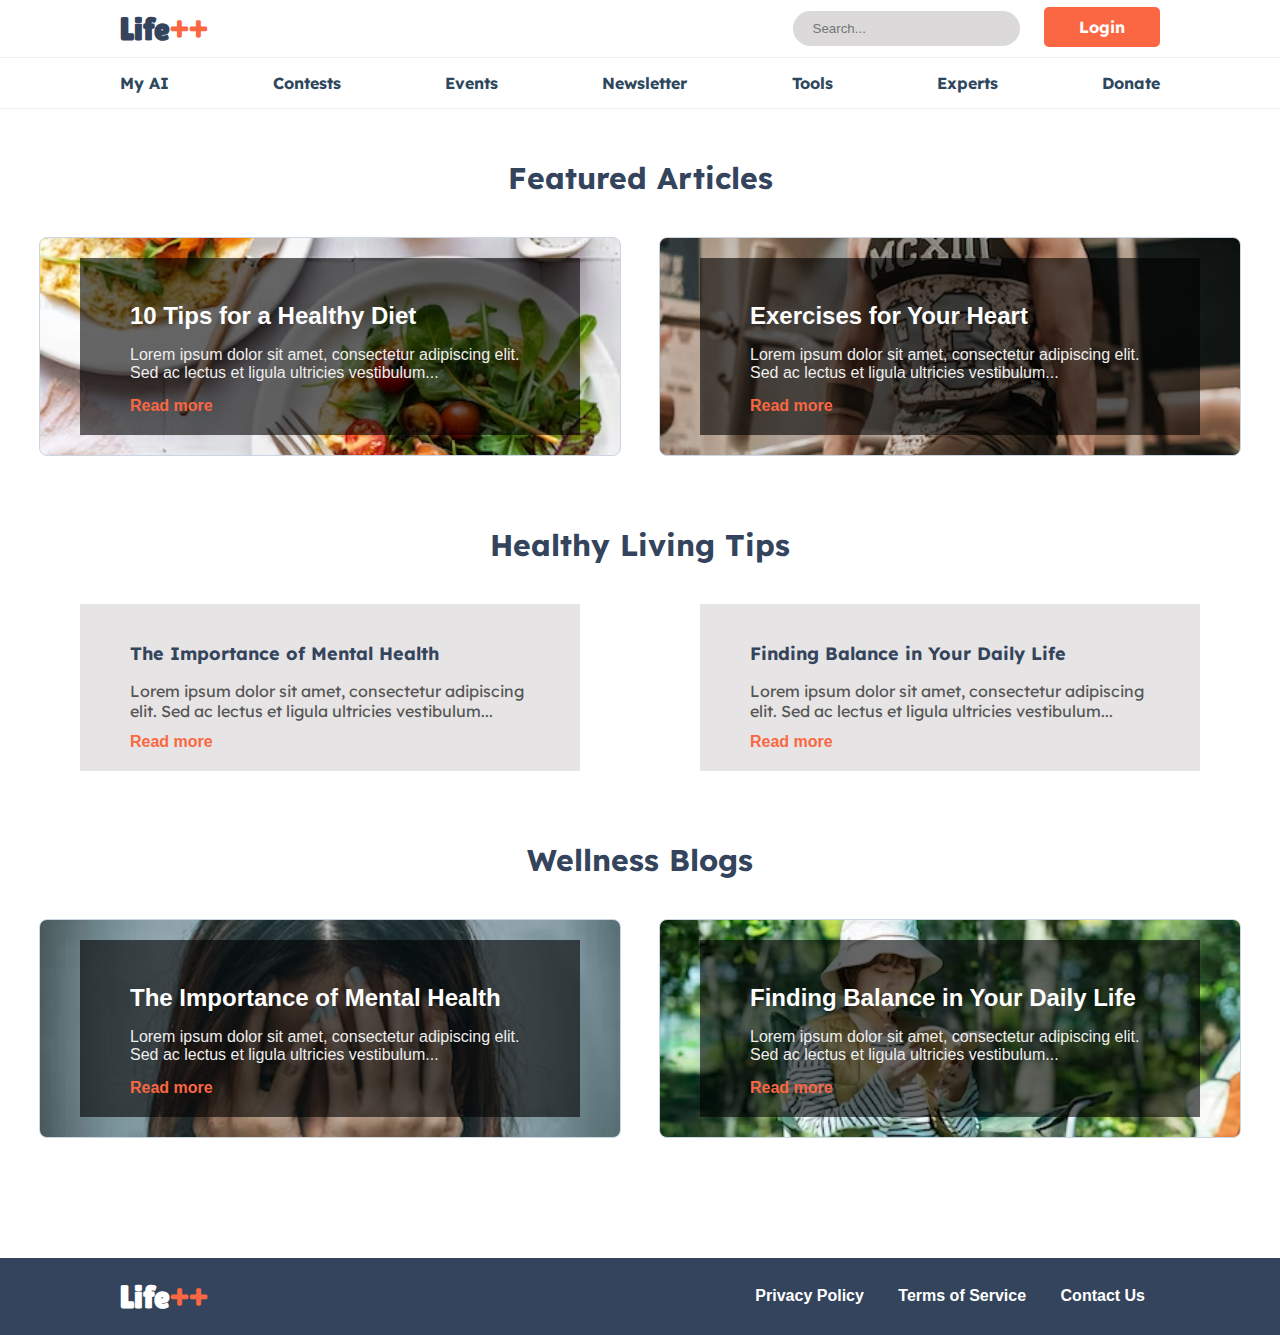
<file: index.html>
<!DOCTYPE html>
<html lang="en">
<head>
    <meta charset="UTF-8">
    <meta name="viewport" content="width=device-width, initial-scale=1.0">
    <title>Life++</title>
    <link rel="preconnect" href="https://fonts.googleapis.com">
    <link rel="preconnect" href="https://fonts.gstatic.com" crossorigin>
    <link href="https://fonts.googleapis.com/css2?family=Lexend+Deca:wght@100..900&family=Lilita+One&display=swap" rel="stylesheet">  
    <link href="style.css" rel="stylesheet">
</head>
<body>

    <header>
        <div class="logo">
            <h1>Life<span>++</span></h1>
        </div>
        <div class="options">
            <input type="text" id="searchInput" placeholder="Search...">
            <a href="login.html" class="login">Login</a>
        </div>
    </header>

    <nav>
        <a href="#">My AI</a>
        <a href="#">Contests</a>
        <a href="#">Events</a>
        <a href="#" id="subscribeBtn">Newsletter</a>
        <a href="#">Tools</a>
        <a href="#">Experts</a>
        <a href="#">Donate</a>
    </nav>

    <!-- Articles, Blogs, and Stories -->

    <h2>Featured Articles</h2>
    <section class="featured-section">
        <div style="background-image: url('images/img1.jpg');">
            <article>
                <h3>10 Tips for a Healthy Diet</h3>
                <p>Lorem ipsum dolor sit amet, consectetur adipiscing elit. Sed ac lectus et ligula ultricies vestibulum...</p>
                <a href="#">Read more</a>
            </article>
        </div>
        <div style="background-image: url('images/img2.jpg');">
            <article>
                <h3>Exercises for Your Heart</h3>
                <p>Lorem ipsum dolor sit amet, consectetur adipiscing elit. Sed ac lectus et ligula ultricies vestibulum...</p>
                <a href="#">Read more</a>
            </article>
        </div>
    </section>

    <h2>Healthy Living Tips</h2>
    <section class="tips-section">
        <article>
            <h3>The Importance of Mental Health</h3>
            <p>Lorem ipsum dolor sit amet, consectetur adipiscing elit. Sed ac lectus et ligula ultricies vestibulum...</p>
            <a href="#">Read more</a>
        </article>
        <article>
            <h3>Finding Balance in Your Daily Life</h3>
            <p>Lorem ipsum dolor sit amet, consectetur adipiscing elit. Sed ac lectus et ligula ultricies vestibulum...</p>
            <a href="#">Read more</a>
        </article>
    </section>

    <h2>Wellness Blogs</h2>
    <section class="featured-section">
        <div style="background-image: url('images/img3.jpg');">
            <article>
                <h3>The Importance of Mental Health</h3>
                <p>Lorem ipsum dolor sit amet, consectetur adipiscing elit. Sed ac lectus et ligula ultricies vestibulum...</p>
                <a href="#">Read more</a>
            </article>
        </div>
        <div style="background-image: url('images/img4.jpg');">
            <article>
                <h3>Finding Balance in Your Daily Life</h3>
                <p>Lorem ipsum dolor sit amet, consectetur adipiscing elit. Sed ac lectus et ligula ultricies vestibulum...</p>
                <a href="#">Read more</a>
            </article>
        </div>
    </section>

    <!-- Subscription Modal -->

    <div id="subscribeModal">
        <span id="closeModalBtn">&times;</span>
        <h2>Subscribe to Our Newsletter</h2>
        <form action="#" method="post">
            <label for="modalEmail">Email:</label>
            <input type="email" id="modalEmail" name="modalEmail" required>
            <input type="submit" value="Subscribe">
        </form>
    </div>

    <div class="overlay"></div>

    <!-- Footer -->
    <footer>
        <div class="footer-content">
            <div class="footer-logo">
                <h1>Life<span>++</span></h1>
            </div>
            <div class="footer-links">
                <a href="#">Privacy Policy</a>
                <a href="#">Terms of Service</a>
                <a href="#">Contact Us</a>
            </div>
        </div>
    </footer>

    
    <script src="script.js"></script>

</body>
</html>
</file>
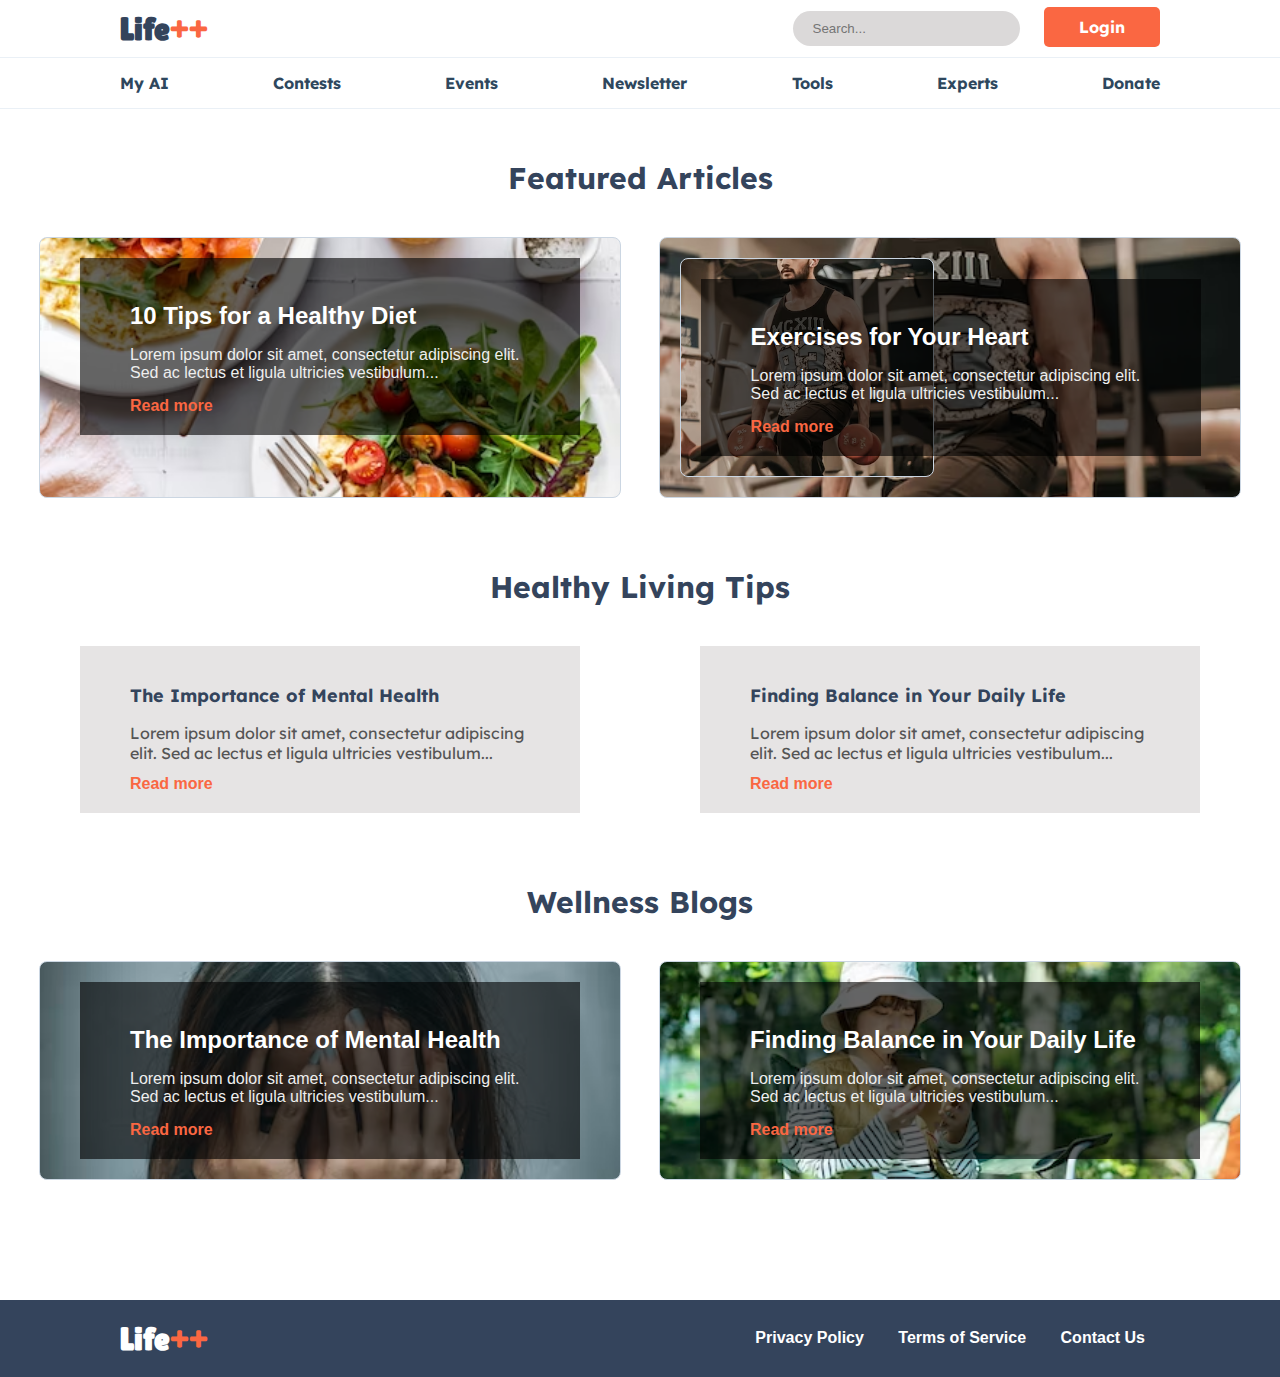
<file: templates/index.html>
<!DOCTYPE html>
<html lang="en">
<head>
    <meta charset="UTF-8">
    <meta name="viewport" content="width=device-width, initial-scale=1.0">
    <title>Life++</title>
    <link rel="preconnect" href="https://fonts.googleapis.com">
    <link rel="preconnect" href="https://fonts.gstatic.com" crossorigin>
    <link href="https://fonts.googleapis.com/css2?family=Lexend+Deca:wght@100..900&family=Lilita+One&display=swap" rel="stylesheet">  
    <link rel="stylesheet" href="../static/style.css">

</head>
<body>

    <header>
        <div class="logo">
            <h1>Life<span>++</span></h1>
        </div>
        <div class="options">
            <input type="text" id="searchInput" placeholder="Search...">
            <a href="/login" class="login">Login</a>
        </div>
    </header>

    <nav>
        <a href="#">My AI</a>
        <a href="#">Contests</a>
        <a href="#">Events</a>
        <a href="#" id="subscribeBtn">Newsletter</a>
        <a href="#">Tools</a>
        <a href="#">Experts</a>
        <a href="#">Donate</a>
    </nav>

    <!-- Articles, Blogs, and Stories -->

    <h2>Featured Articles</h2>
    <section class="featured-section">
        <div style="background-image: url('../static/images/img1.jpg');">
            <article>
                <h3>10 Tips for a Healthy Diet</h3>
                <p>Lorem ipsum dolor sit amet, consectetur adipiscing elit. Sed ac lectus et ligula ultricies vestibulum...</p>
                <a href="#">Read more</a>
            </article>
        </div>
        <div style="background-image: url('../static/images/img2.jpg');">
        <div style="background-image: url('../static/images/img2.jpg');">
            <article>
                <h3>Exercises for Your Heart</h3>
                <p>Lorem ipsum dolor sit amet, consectetur adipiscing elit. Sed ac lectus et ligula ultricies vestibulum...</p>
                <a href="#">Read more</a>
            </article>
        </div>
    </section>

    <h2>Healthy Living Tips</h2>
    <section class="tips-section">
        <article>
            <h3>The Importance of Mental Health</h3>
            <p>Lorem ipsum dolor sit amet, consectetur adipiscing elit. Sed ac lectus et ligula ultricies vestibulum...</p>
            <a href="#">Read more</a>
        </article>
        <article>
            <h3>Finding Balance in Your Daily Life</h3>
            <p>Lorem ipsum dolor sit amet, consectetur adipiscing elit. Sed ac lectus et ligula ultricies vestibulum...</p>
            <a href="#">Read more</a>
        </article>
    </section>

    <h2>Wellness Blogs</h2>
    <section class="featured-section">
        <div style="background-image: url('../static/images/img3.jpg');">
            <article>
                <h3>The Importance of Mental Health</h3>
                <p>Lorem ipsum dolor sit amet, consectetur adipiscing elit. Sed ac lectus et ligula ultricies vestibulum...</p>
                <a href="#">Read more</a>
            </article>
        </div>
        <div style="background-image: url('../static/images/img4.jpg');">
            <article>
                <h3>Finding Balance in Your Daily Life</h3>
                <p>Lorem ipsum dolor sit amet, consectetur adipiscing elit. Sed ac lectus et ligula ultricies vestibulum...</p>
                <a href="#">Read more</a>
            </article>
        </div>
    </section>

    <!-- Subscription Modal -->

    <div id="subscribeModal">
        <span id="closeModalBtn">&times;</span>
        <h2>Subscribe to Our Newsletter</h2>
        <form action="#" method="post">
            <label for="modalEmail">Email:</label>
            <input type="email" id="modalEmail" name="modalEmail" required>
            <input type="submit" value="Subscribe">
        </form>
    </div>

    <div class="overlay"></div>

    <!-- Footer -->
    <footer>
        <div class="footer-content">
            <div class="footer-logo">
                <h1>Life<span>++</span></h1>
            </div>
            <div class="footer-links">
                <a href="#">Privacy Policy</a>
                <a href="#">Terms of Service</a>
                <a href="#">Contact Us</a>
            </div>
        </div>
    </footer>

    
    <script src="../script/script.js"></script>

</body>
</html>
</file>
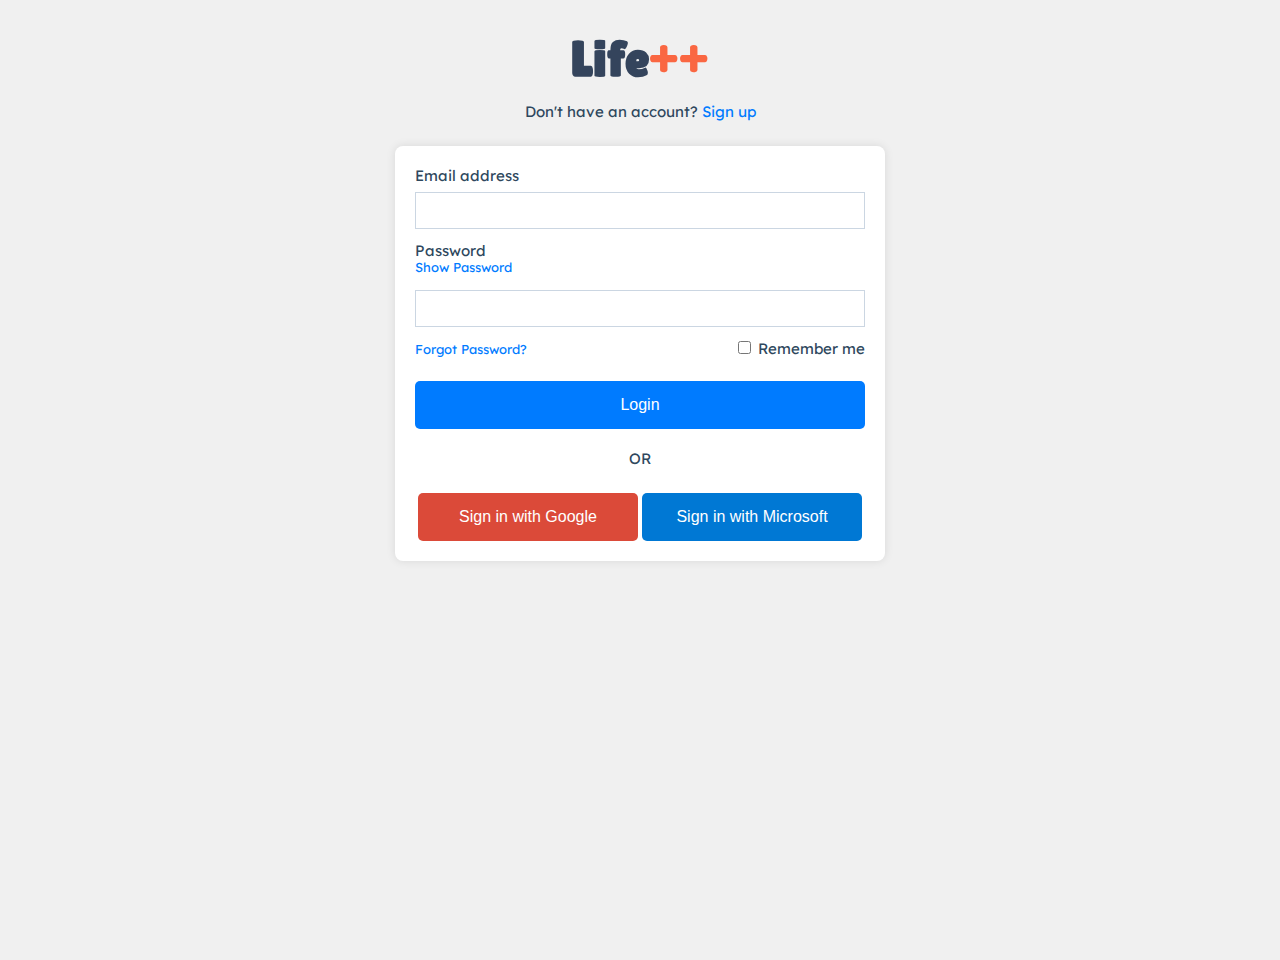
<file: login.html>
<!DOCTYPE html>
<html lang="en">
<head>
    <meta charset="UTF-8">
    <meta name="viewport" content="width=device-width, initial-scale=1.0">
    <title>Login Form</title>
    <link rel="preconnect" href="https://fonts.googleapis.com">
    <link rel="preconnect" href="https://fonts.gstatic.com" crossorigin>
    <link href="https://fonts.googleapis.com/css2?family=Lexend+Deca:wght@100..900&family=Lilita+One&display=swap" rel="stylesheet">
    <link rel="stylesheet" href="login.css">
</head>
<body>
    <h1>Life<span>++</span></h1>
    <p>Don't have an account? <a href="#">Sign up</a></p>
    <div class="login-container">
        <form id="loginForm">
            <label for="email">Email address</label>
            <input type="email" id="email" name="email" required>

            <label for="password">Password</label>
                
            <span class="show-password" onclick="togglePassword()">Show Password</span>
            <input type="password" id="password" name="password" required>
            
            <div class="options">
                <a href="#">Forgot Password?</a>
                <label>
                    <input type="checkbox" id="rememberMe"> Remember me
                </label>
            </div>

            <button type="submit">Login</button>
        </form>

        <div class="social-login">
            <p>OR</p>
            <button class="google-btn">Sign in with Google</button>
            <button class="microsoft-btn">Sign in with Microsoft</button>
        </div>
        
    </div>

    <script>
        function togglePassword() {
            var passwordInput = document.getElementById("password");
            passwordInput.type = (passwordInput.type === "password") ? "text" : "password";
        }
    </script>
</body>
</html>
</file>
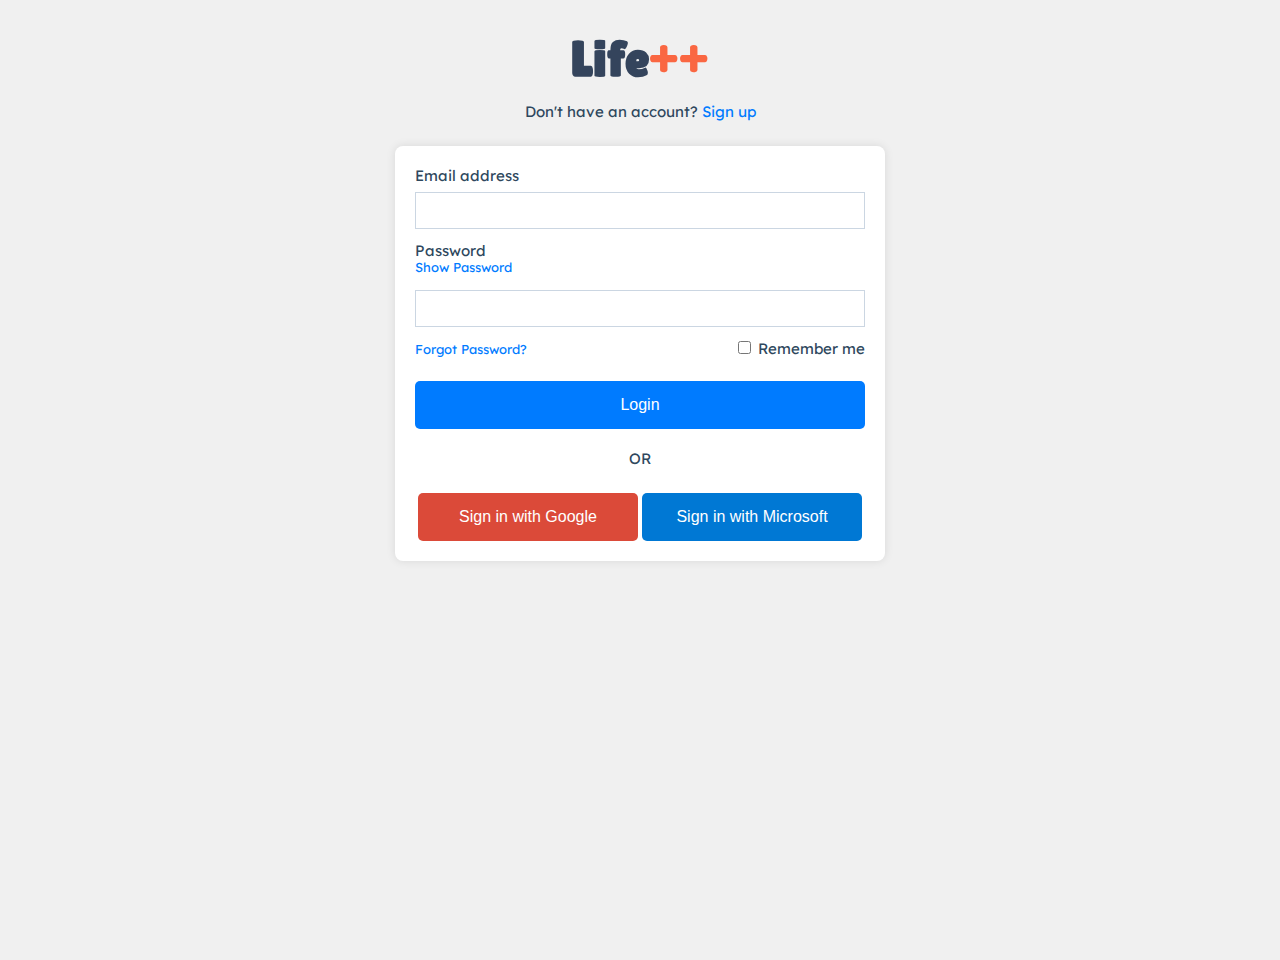
<file: templates/login.html>
<!DOCTYPE html>
<html lang="en">
<head>
    <meta charset="UTF-8">
    <meta name="viewport" content="width=device-width, initial-scale=1.0">
    <title>Login Form</title>
    <link rel="preconnect" href="https://fonts.googleapis.com">
    <link rel="preconnect" href="https://fonts.gstatic.com" crossorigin>
    <link href="https://fonts.googleapis.com/css2?family=Lexend+Deca:wght@100..900&family=Lilita+One&display=swap" rel="stylesheet">
    <link rel="stylesheet" href="../static/login.css">


</head>
<body>
    <h1>Life<span>++</span></h1>
    <p>Don't have an account? <a href="#">Sign up</a></p>
    <div class="login-container">
        <form id="loginForm" >
            
            <label for="email">Email address</label>
            <input type="email" id="email" name="email" required>

            <label for="password">Password</label>
                
            <span class="show-password" onclick="togglePassword()">Show Password</span>
            <input type="password" id="password" name="password" required>
            
            <div class="options">
                <a href="#">Forgot Password?</a>
                <label>
                    <input type="checkbox" id="rememberMe"> Remember me
                </label>
            </div>

            <button type="submit">Login</button>
        </form>

        <div class="social-login">
            <p>OR</p>
            <button class="google-btn">Sign in with Google</button>
            <button class="microsoft-btn">Sign in with Microsoft</button>
        </div>
        
    </div>

    <script>
        function togglePassword() {
            var passwordInput = document.getElementById("password");
            passwordInput.type = (passwordInput.type === "password") ? "text" : "password";
        }
    </script>
</body>
</html>
</file>
<file: style.css>
body {
    background-color: #ffffff;
    margin: 0;
    font-family: 'Arial', sans-serif;
}

/* Header Styles */

header {
    display: flex;
    justify-content: space-between;
    align-items: center;
    background-color: #ffffff;
    border-bottom: 1px solid #eaf0f6;
    padding: 10px 120px;
}

.logo h1 {
    font-family: "Lilita One", sans-serif;
    color: #34445c;
    margin: 0;
}

.logo span {
    color: #fa6742;
}

.options a {
    color: #ffffff;
    font-family: "Lexend Deca", sans-serif;
    text-decoration: none;
    margin-left: 20px;
}

.login {
    color: #ffffff;
    background-color: #fa6742;
    padding: 10px 35px;
    border-radius: 5px;
}

.login:hover {
    background-color: #fa5c35;
}

#searchInput {
    background-color: rgba(184, 180, 180, 0.5);
    padding: 10px 30px 10px 20px;
    border-width: 0px;
    border-radius: 30px;
    text-decoration: none;
}

/* Navigation Styles */

nav {
    display: flex;
    justify-content: space-between;
    align-items: center;
    background-color: #ffffff;
    border-bottom: 1px solid #eaf0f6;
    padding: 15px 120px;
}

nav a {
    color: #2e475d;
    font-family: "Lexend Deca", sans-serif;
    text-decoration: none;
    transition: color 0.3s ease;
}

nav a:hover {
    text-decoration: underline;
    color: #fa6742;
}

/* Modal Styles */

#subscribeModal {
    display: none;
    position: fixed;
    top: 50%;
    left: 50%;
    transform: translate(-50%, -50%);
    background-color: white;
    padding: 30px;
    border: 1px solid #ddd;
    box-shadow: 0 4px 8px rgba(0, 0, 0, 0.1);
    z-index: 1000;
    font-family: "Lexend Deca", sans-serif;
    color: #2e475d;
    font-size: 15px;
}

#subscribeModal form {
    display: flex;
    flex-direction: column;
    align-items: left;
}

#subscribeModal label {
    margin-bottom: 10px;
}

#subscribeModal input {
    padding: 10px;
    margin-bottom: 15px;
    width: 100%;
    box-sizing: border-box;
    font-family: "Lexend Deca", sans-serif;
    border: 1px solid #cbd6e2;
    font-size: 15px;
}

#subscribeModal input[type="submit"] {
    background-color: #fa6742;
    color: white;
    cursor: pointer;
    border: none;
}

#subscribeModal input[type="submit"]:hover {
    background-color: #fa5c35;
}

/* Overlay Styles */

.overlay {
    display: none;
    position: fixed;
    top: 0;
    left: 0;
    width: 100%;
    height: 100%;
    background-color: rgba(0, 0, 0, 0.5);
    z-index: 999;
}

/* Section Styles */

h2 {
    color: #34445c;
    font-family: "Lexend Deca", sans-serif;
    margin-bottom: 0px;
    text-align: center;
    padding: 25px 0px 20px 0px;
    font-size: 30px;
}

.featured-section{
    display: flex;
    justify-content: space-around;
    padding: 20px;
}

.featured-section div {
    width: 47%; /* Adjust as needed */
    box-sizing: border-box;
    border: 1px solid #cbd6e2;
    border-radius: 8px;
    padding: 20px;
    background-size: cover;
    background-position: center;
    background-repeat: no-repeat;
}

.featured-section article {
    text-align: left;
    margin: auto;
    background-color: rgba(0, 0, 0, 0.6);
    width: 400px;
    padding: 20px 50px;
}

h3 {
    color: white;
    font-size: 1.5em;
    margin-bottom: 10px;
}

p {
    color: rgb(238, 238, 238);
    margin-bottom: 15px;
}

a {
    color: #fa6742;
    text-decoration: none;
    font-weight: bold;
}

a:hover {
    text-decoration: underline;
}

/* Tips section Styles */

.tips-section article h3 {
    color: #34445c;
    font-family: "Lexend Deca", sans-serif;
    font-size: 18px;
}

.tips-section {
    display: flex;
    justify-content: space-around;
    padding: 20px;
}

.tips-section article {
    text-align: left;
    margin: auto;
    background-color: rgba(206, 202, 202, 0.5);
    width: 400px;
    padding: 20px 50px;
}

.tips-section article h3 {
    color: #34445c;
    font-family: "Lexend Deca", sans-serif;
    font-size: 18px;
}

.tips-section article p {
    color: #555;
    margin-bottom: 12px;
    font-family: "Lexend Deca", sans-serif;
}

/* Footer Styles */

footer {
    background-color: #34445c;
    color: #ffffff;
    padding: 20px 120px;
    text-align: center;
    margin-top: 100px;
}

.footer-content {
    display: flex;
    justify-content: space-between;
    align-items: center;
}

.footer-logo h1 {
    font-family: "Lilita One", sans-serif;
    margin: 0;
}

.footer-logo span {
    color: #fa6742;
}

.footer-links a {
    transition: color 0.3s ease;
    color: #ffffff;
    text-decoration: none;
    margin: 0 15px;
}

.footer-links a:hover {
    text-decoration: underline;
    color: #fa6742;
}
</file>
<file: static/style.css>
body {
    background-color: #ffffff;
    margin: 0;
    font-family: 'Arial', sans-serif;
}

/* Header Styles */

header {
    display: flex;
    justify-content: space-between;
    align-items: center;
    background-color: #ffffff;
    border-bottom: 1px solid #eaf0f6;
    padding: 10px 120px;
}

.logo h1 {
    font-family: "Lilita One", sans-serif;
    color: #34445c;
    margin: 0;
}

.logo span {
    color: #fa6742;
}

.options a {
    color: #ffffff;
    font-family: "Lexend Deca", sans-serif;
    text-decoration: none;
    margin-left: 20px;
}

.login {
    color: #ffffff;
    background-color: #fa6742;
    padding: 10px 35px;
    border-radius: 5px;
}

.login:hover {
    background-color: #fa5c35;
}

#searchInput {
    background-color: rgba(184, 180, 180, 0.5);
    padding: 10px 30px 10px 20px;
    border-width: 0px;
    border-radius: 30px;
    text-decoration: none;
}

/* Navigation Styles */

nav {
    display: flex;
    justify-content: space-between;
    align-items: center;
    background-color: #ffffff;
    border-bottom: 1px solid #eaf0f6;
    padding: 15px 120px;
}

nav a {
    color: #2e475d;
    font-family: "Lexend Deca", sans-serif;
    text-decoration: none;
    transition: color 0.3s ease;
}

nav a:hover {
    text-decoration: underline;
    color: #fa6742;
}

/* Modal Styles */

#subscribeModal {
    display: none;
    position: fixed;
    top: 50%;
    left: 50%;
    transform: translate(-50%, -50%);
    background-color: white;
    padding: 30px;
    border: 1px solid #ddd;
    box-shadow: 0 4px 8px rgba(0, 0, 0, 0.1);
    z-index: 1000;
    font-family: "Lexend Deca", sans-serif;
    color: #2e475d;
    font-size: 15px;
}

#subscribeModal form {
    display: flex;
    flex-direction: column;
    align-items: left;
}

#subscribeModal label {
    margin-bottom: 10px;
}

#subscribeModal input {
    padding: 10px;
    margin-bottom: 15px;
    width: 100%;
    box-sizing: border-box;
    font-family: "Lexend Deca", sans-serif;
    border: 1px solid #cbd6e2;
    font-size: 15px;
}

#subscribeModal input[type="submit"] {
    background-color: #fa6742;
    color: white;
    cursor: pointer;
    border: none;
}

#subscribeModal input[type="submit"]:hover {
    background-color: #fa5c35;
}

/* Overlay Styles */

.overlay {
    display: none;
    position: fixed;
    top: 0;
    left: 0;
    width: 100%;
    height: 100%;
    background-color: rgba(0, 0, 0, 0.5);
    z-index: 999;
}

/* Section Styles */

h2 {
    color: #34445c;
    font-family: "Lexend Deca", sans-serif;
    margin-bottom: 0px;
    text-align: center;
    padding: 25px 0px 20px 0px;
    font-size: 30px;
}

.featured-section{
    display: flex;
    justify-content: space-around;
    padding: 20px;
}

.featured-section div {
    width: 47%; /* Adjust as needed */
    box-sizing: border-box;
    border: 1px solid #cbd6e2;
    border-radius: 8px;
    padding: 20px;
    background-size: cover;
    background-position: center;
    background-repeat: no-repeat;
}

.featured-section article {
    text-align: left;
    margin: auto;
    background-color: rgba(0, 0, 0, 0.6);
    width: 400px;
    padding: 20px 50px;
}

h3 {
    color: white;
    font-size: 1.5em;
    margin-bottom: 10px;
}

p {
    color: rgb(238, 238, 238);
    margin-bottom: 15px;
}

a {
    color: #fa6742;
    text-decoration: none;
    font-weight: bold;
}

a:hover {
    text-decoration: underline;
}

/* Tips section Styles */

.tips-section article h3 {
    color: #34445c;
    font-family: "Lexend Deca", sans-serif;
    font-size: 18px;
}

.tips-section {
    display: flex;
    justify-content: space-around;
    padding: 20px;
}

.tips-section article {
    text-align: left;
    margin: auto;
    background-color: rgba(206, 202, 202, 0.5);
    width: 400px;
    padding: 20px 50px;
}

.tips-section article h3 {
    color: #34445c;
    font-family: "Lexend Deca", sans-serif;
    font-size: 18px;
}

.tips-section article p {
    color: #555;
    margin-bottom: 12px;
    font-family: "Lexend Deca", sans-serif;
}

/* Footer Styles */

footer {
    background-color: #34445c;
    color: #ffffff;
    padding: 20px 120px;
    text-align: center;
    margin-top: 100px;
}

.footer-content {
    display: flex;
    justify-content: space-between;
    align-items: center;
}

.footer-logo h1 {
    font-family: "Lilita One", sans-serif;
    margin: 0;
}

.footer-logo span {
    color: #fa6742;
}

.footer-links a {
    transition: color 0.3s ease;
    color: #ffffff;
    text-decoration: none;
    margin: 0 15px;
}

.footer-links a:hover {
    text-decoration: underline;
    color: #fa6742;
}
</file>
<file: login.css>
body{
    padding: 30px;
    font-family: "Lexend Deca", sans-serif;
    color: #2e475d;
    font-size: 15px;
}

h1 {
    font-family: "Lilita One", sans-serif;
    font-size: 50px;
    color: #34445c;
    margin: 0;
}

p{
    padding-bottom: 10px;
}

span {
    color: #fa6742;
}

body {
    /* display: flex; */
    align-items: center;
    text-align: center;
    /* justify-content: center; */
    height: 100vh;
    margin: 0;
    background-color: #f0f0f0;
}

.login-container {
    width: 450px;
    margin: auto;
    background-color: #fff;
    padding: 20px;
    box-shadow: 0 0 10px rgba(0, 0, 0, 0.1);
    border-radius: 8px;
    text-align: center;
    display: block;
}

h2 {
    color: #333;
}

form {
    display: flex;
    flex-direction: column;
    gap: 7px;
}

input{
    padding: 10px;
    border: 1px solid #cbd6e2;
    margin-top: 0px;
    margin-bottom: 5px;
}

label {
    text-align: left;
}

.password-container {
    position: relative;
}

.show-password {
    /* position: absolute; */
    text-align: left;
    top: 50%;
    right: 0px;
    transform: translateY(-50%);
    cursor: pointer;
    color: #007bff;
    font-size: 13px;
}

.options {
    display: flex;
    justify-content: space-between;
    align-items: center;
}

.options a{
    font-size: 13px;
}

button {
    padding: 15px;
    background-color: #007bff;
    color: #fff;
    border: none;
    border-radius: 5px;
    cursor: pointer;
    margin-top: 15px;
    font-size: 16px;
}

button:hover {
    background-color: #0056b3;
}

.social-login {
    margin-top: 20px;
}

.google-btn, .microsoft-btn {
    margin-top: 0px;
    padding: 15px;
    color: #fff;
    border: none;
    border-radius: 5px;
    cursor: pointer;
    margin-top: 10px;
    width: 220px;
    font-size: 16px;
}

.google-btn {
    background-color: #db4a39;
}

.microsoft-btn {
    background-color: #0078d4;
}

a {
    color: #007bff;
    text-decoration: none;
}

a:hover {
    text-decoration: underline;
}

.social-login p{
    padding-bottom: 0px;
}
</file>
<file: static/login.css>
body{
    padding: 30px;
    font-family: "Lexend Deca", sans-serif;
    color: #2e475d;
    font-size: 15px;
}

h1 {
    font-family: "Lilita One", sans-serif;
    font-size: 50px;
    color: #34445c;
    margin: 0;
}

p{
    padding-bottom: 10px;
}

span {
    color: #fa6742;
}

body {
    /* display: flex; */
    align-items: center;
    text-align: center;
    /* justify-content: center; */
    height: 100vh;
    margin: 0;
    background-color: #f0f0f0;
}

.login-container {
    width: 450px;
    margin: auto;
    background-color: #fff;
    padding: 20px;
    box-shadow: 0 0 10px rgba(0, 0, 0, 0.1);
    border-radius: 8px;
    text-align: center;
    display: block;
}

h2 {
    color: #333;
}

form {
    display: flex;
    flex-direction: column;
    gap: 7px;
}

input{
    padding: 10px;
    border: 1px solid #cbd6e2;
    margin-top: 0px;
    margin-bottom: 5px;
}

label {
    text-align: left;
}

.password-container {
    position: relative;
}

.show-password {
    /* position: absolute; */
    text-align: left;
    top: 50%;
    right: 0px;
    transform: translateY(-50%);
    cursor: pointer;
    color: #007bff;
    font-size: 13px;
}

.options {
    display: flex;
    justify-content: space-between;
    align-items: center;
}

.options a{
    font-size: 13px;
}

button {
    padding: 15px;
    background-color: #007bff;
    color: #fff;
    border: none;
    border-radius: 5px;
    cursor: pointer;
    margin-top: 15px;
    font-size: 16px;
}

button:hover {
    background-color: #0056b3;
}

.social-login {
    margin-top: 20px;
}

.google-btn, .microsoft-btn {
    margin-top: 0px;
    padding: 15px;
    color: #fff;
    border: none;
    border-radius: 5px;
    cursor: pointer;
    margin-top: 10px;
    width: 220px;
    font-size: 16px;
}

.google-btn {
    background-color: #db4a39;
}

.microsoft-btn {
    background-color: #0078d4;
}

a {
    color: #007bff;
    text-decoration: none;
}

a:hover {
    text-decoration: underline;
}

.social-login p{
    padding-bottom: 0px;
}
</file>
